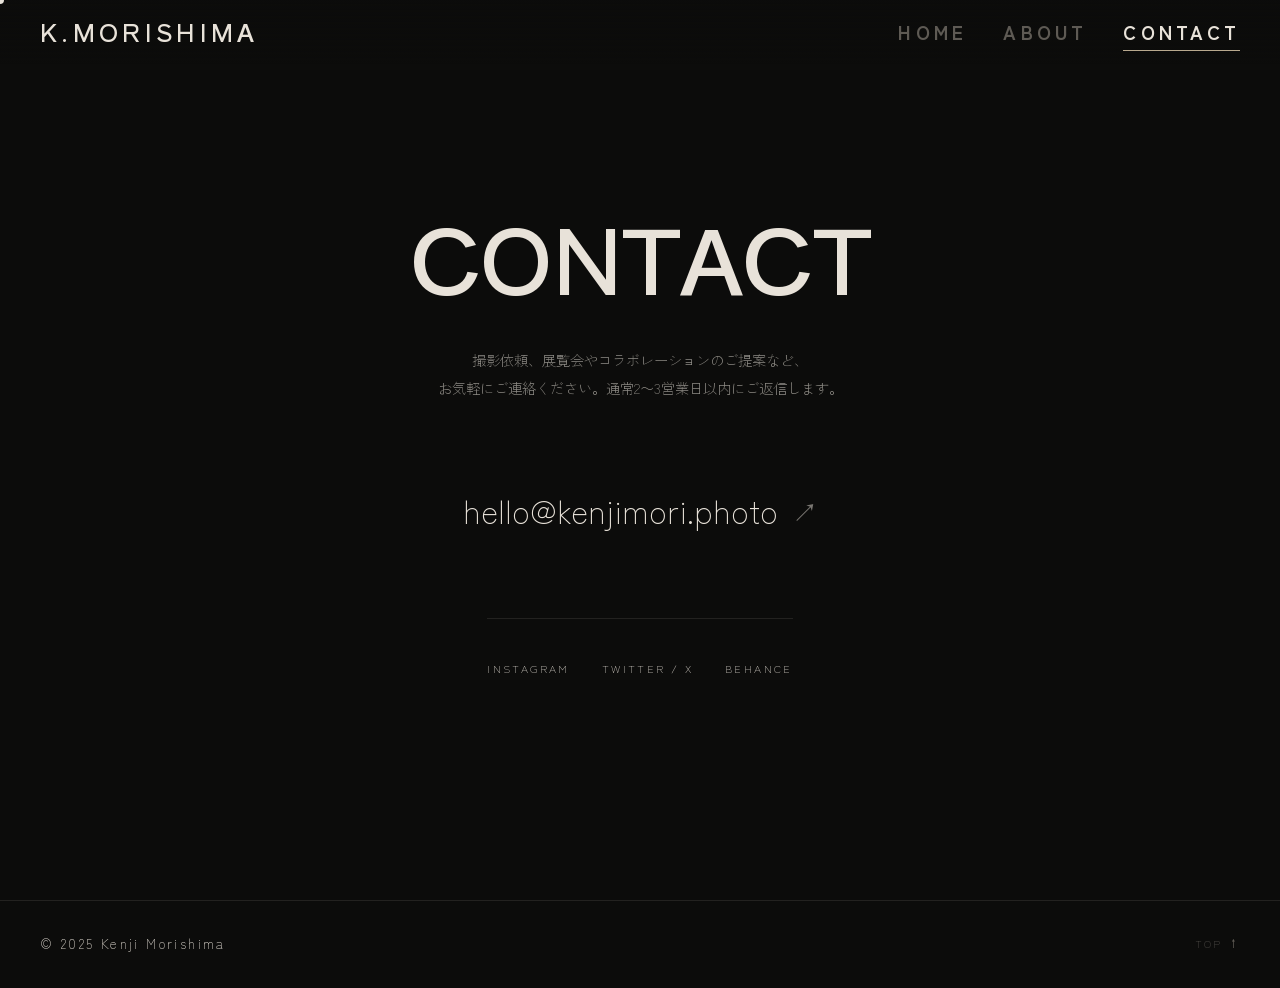
<file: contact.html>
<!doctype html>
<html lang="ja">
  <head>
    <meta charset="UTF-8" />
    <meta name="viewport" content="width=device-width, initial-scale=1.0" />
    <title>Contact — Kenji Morishima Photography</title>
    <meta
      name="description"
      content="Kenji Morishima へのお問い合わせ。撮影依頼・コラボレーション・展示のご相談はこちらから。"
    />
    <link rel="preconnect" href="https://fonts.googleapis.com" />
    <link rel="preconnect" href="https://fonts.gstatic.com" crossorigin />
    <link rel="stylesheet" href="css/style.css" />
  </head>
  <body class="is-loading">
    <div id="page-overlay" class="active"></div>
    <div id="cursor"></div>

    <!-- ============ NAVIGATION ============ -->
    <header class="">
      <nav class="nav" aria-label="サイトナビゲーション">
        <a href="index.html" class="nav__logo">K.MORISHIMA</a>
        <button
          class="nav__hamburger"
          aria-label="メニューを開く"
          aria-expanded="false"
        >
          <span></span><span></span><span></span>
        </button>
        <div class="nav__links" role="list">
          <a href="index.html" class="nav__link" role="listitem">Home</a>
          <a href="about.html" class="nav__link" role="listitem">About</a>
          <a href="contact.html" class="nav__link" role="listitem">Contact</a>
        </div>
      </nav>
    </header>

    <!-- ============ CONTACT PAGE ============ -->
    <main class="contact-page" aria-label="コンタクト">
      <h1 class="contact-title">CONTACT</h1>

      <p class="contact-lead">
        撮影依頼、展覧会やコラボレーションのご提案など、<br />
        お気軽にご連絡ください。通常2〜3営業日以内にご返信します。
      </p>

      <div class="contact-links" role="list">
        <a
          href="mailto:hello@kenjimori.photo"
          class="contact-link"
          role="listitem"
          aria-label="メールでお問い合わせ"
        >
          hello@kenjimori.photo
          <span class="contact-link__arrow">↗</span>
        </a>
      </div>

      <div class="contact-social" role="list" aria-label="SNSリンク">
        <a
          href="https://instagram.com/"
          class="contact-social__link"
          target="_blank"
          rel="noopener noreferrer"
          aria-label="Instagram（新しいタブで開く）"
          >Instagram</a
        >
        <a
          href="https://twitter.com/"
          class="contact-social__link"
          target="_blank"
          rel="noopener noreferrer"
          aria-label="Twitter/X（新しいタブで開く）"
          >Twitter / X</a
        >
        <a
          href="https://www.behance.net/"
          class="contact-social__link"
          target="_blank"
          rel="noopener noreferrer"
          aria-label="Behance（新しいタブで開く）"
          >Behance</a
        >
      </div>
    </main>

    <footer class="site-footer">
      <small class="site-footer__copy">© 2025 Kenji Morishima</small>
      <span
        class="site-footer__top"
        role="button"
        tabindex="0"
        aria-label="ページ上部に戻る"
        >Top ↑</span
      >
    </footer>

    <script src="js/main.js"></script>
  </body>
</html>
</file>
<file: css/style.css>
/* ============================================
   style.css — Photographer Portfolio
   共通スタイルシート
   ============================================ */

/* ---------- Google Fonts Import ---------- */
@import url('https://fonts.googleapis.com/css2?family=Zen+Kaku+Gothic+New:wght@300;400;500&family=Shippori+Antique&display=swap');

/* ---------- CSS Variables ---------- */
:root {
  --bg:         #0c0c0b;
  --surface:    #141412;
  --text:       #e8e2d9;
  --muted:      #5e5a54;
  --accent:     #b8a98e;
  --line:       rgba(232,226,217,0.1);
  --nav-h:      64px;
  --ease-out:   cubic-bezier(0.16, 1, 0.3, 1);
  --ease-in:    cubic-bezier(0.7, 0, 0.84, 0);
}

/* ---------- Reset & Base ---------- */
*, *::before, *::after {
  box-sizing: border-box;
  margin: 0;
  padding: 0;
}

html {
  font-size: 16px;
  scroll-behavior: smooth;
}

body {
  background-color: var(--bg);
  color: var(--text);
  font-family: 'Zen Kaku Gothic New', 'Hiragino Sans', 'Yu Gothic', sans-serif;
  font-weight: 300;
  line-height: 1.7;
  -webkit-font-smoothing: antialiased;
  overflow-x: hidden;
}

a {
  color: inherit;
  text-decoration: none;
}

img {
  display: block;
  max-width: 100%;
  height: auto;
}

/* ---------- Page Transition Overlay ---------- */
#page-overlay {
  position: fixed;
  inset: 0;
  background: var(--bg);
  z-index: 9999;
  pointer-events: none;
  opacity: 0;
  transition: opacity 0.55s var(--ease-out);
}

#page-overlay.active {
  opacity: 1;
  pointer-events: all;
}

body.is-loading #page-overlay {
  opacity: 1;
}

/* ---------- Navigation ---------- */
.nav {
  position: fixed;
  top: 0;
  left: 0;
  width: 100%;
  height: var(--nav-h);
  z-index: 100;
  display: flex;
  align-items: center;
  justify-content: space-between;
  padding: 0 40px;
  mix-blend-mode: normal;
}

/* ナビ背景グラデ（スクロール対応はJSで） */
.nav::before {
  content: '';
  position: absolute;
  inset: 0;
  background: linear-gradient(to bottom, var(--bg) 0%, transparent 100%);
  opacity: 0.9;
  pointer-events: none;
}

.nav__logo {
  font-family: 'Shippori Antique', serif;
  font-size: 1.5rem;
  letter-spacing: 0.18em;
  position: relative;
  z-index: 1;
  transition: opacity 0.3s;
}
.nav__logo:hover { opacity: 0.6; }

.nav__links {
  display: flex;
  gap: 36px;
  position: relative;
  z-index: 1;
}

.nav__link {
  font-size: 1.2rem;
  font-weight: 700;
  letter-spacing: 0.22em;
  text-transform: uppercase;
  color: var(--muted);
  transition: color 0.3s;
  position: relative;
}

.nav__link::after {
  content: '';
  position: absolute;
  bottom: -3px;
  left: 0;
  width: 0;
  height: 1px;
  background: var(--accent);
  transition: width 0.4s var(--ease-out);
}

.nav__link:hover,
.nav__link.is-active {
  color: var(--text);
}

.nav__link:hover::after,
.nav__link.is-active::after {
  width: 100%;
}
/* ---------- Hamburger Nav (≤1023px) ---------- */
@media (max-width: 1023px) {

  .nav__hamburger {
    display: flex;
    flex-direction: column;
    justify-content: center;
    gap: 6px;
    width: 32px;
    height: 32px;
    position: relative;
    z-index: 200;
    background: none;
    border: none;
    padding: 0;
    cursor: pointer;
  }

  .nav__hamburger span {
    display: block;
    width: 100%;
    height: 1px;
    background: var(--text);
    transition: transform 0.4s var(--ease-out), opacity 0.3s;
    transform-origin: center;
  }

  .nav__hamburger.is-open span:nth-child(1) { transform: translateY(7px) rotate(45deg); }
  .nav__hamburger.is-open span:nth-child(2) { opacity: 0; transform: scaleX(0); }
  .nav__hamburger.is-open span:nth-child(3) { transform: translateY(-7px) rotate(-45deg); }

  .nav__links {
    position: fixed;
    inset: 0;
    background: var(--bg);
    flex-direction: column;
    align-items: center;
    justify-content: center;
    gap: 48px;
    opacity: 0;
    pointer-events: none;
    transition: opacity 0.45s var(--ease-out);
    z-index: 150;
  }

  .nav__links.is-open {
    opacity: 1;
    pointer-events: all;
  }

  .nav__link {
    font-size: 2rem;
    letter-spacing: 0.18em;
  }
}

@media (min-width: 1024px) {
  .nav__hamburger { display: none; }
}
/* ---------- Cursor (desktop) ---------- */
@media (hover: hover) {
  * { cursor: none !important; }
  
  #cursor {
    position: fixed;
    width: 8px;
    height: 8px;
    background: var(--text);
    border-radius: 50%;
    pointer-events: none;
    z-index: 9998;
    transform: translate(-50%, -50%);
    transition: width 0.3s var(--ease-out), height 0.3s var(--ease-out), background 0.25s, opacity 0.3s;
  }
  
  #cursor.is-hovering {
    width: 48px;
    height: 48px;
    background: transparent;
    border: 1px solid var(--text);
    opacity: 0.6;
  }
}


/* ============================================
   INDEX — Gallery / Works
   ============================================ */

.works-page {
  padding-top: calc(var(--nav-h) + 40px);
  padding-bottom: 160px;
}

.works-header {
  padding: 40px 40px 80px;
  display: flex;
  align-items: flex-end;
  justify-content: space-between;
}

.works-header__title {
  font-family: 'Shippori Antique', serif;
  font-size: clamp(2rem, 5vw, 3.5rem);
  font-weight: 400;
  letter-spacing: -0.02em;
  line-height: 1;
  color: var(--text);
}

.works-header__count {
  font-size: 0.72rem;
  letter-spacing: 0.2em;
  text-transform: uppercase;
  color: var(--muted);
  padding-bottom: 6px;
}

/* 写真リスト */
.works-list {
  list-style: none;
  display: grid;
  grid-template-columns: repeat(12, 1fr);
  gap: 20px;
  padding: 0 40px;
}

.work-item {
  margin-bottom: 0;
  opacity: 0;
  transform: translateY(60px);
  transition: opacity 0.9s var(--ease-out), transform 0.9s var(--ease-out);
}

.work-item.is-visible {
  opacity: 1;
  transform: translateY(0);
}

/* 12列グリッドで大小交互 — detail-galleryと同パターン */
.works-list .work-item:nth-child(4n+1) { grid-column: 1 / 8; }
.works-list .work-item:nth-child(4n+2) { grid-column: 8 / 13; }
.works-list .work-item:nth-child(4n+3) { grid-column: 1 / 5; }
.works-list .work-item:nth-child(4n+0) { grid-column: 5 / 13; }

.work-item__inner {
  width: 100%;
  position: relative;
}

/* 写真ラッパー */
.work-item__img-wrap {
  position: relative;
  overflow: hidden;
  background: var(--surface);
}

.work-item__img-wrap::after {
  content: '';
  position: absolute;
  inset: 0;
  background: var(--bg);
  transform: scaleY(1);
  transform-origin: top;
  transition: transform 0.9s var(--ease-out) 0.1s;
}

.work-item.is-visible .work-item__img-wrap::after {
  transform: scaleY(0);
}

.work-item__img {
  width: 100%;
  aspect-ratio: 3/2;
  object-fit: cover;
  transition: transform 0.7s var(--ease-out);
}

.work-item__link:hover .work-item__img {
  transform: scale(1.03);
}

/* メタ情報 */
.work-item__meta {
  display: flex;
  justify-content: space-between;
  align-items: baseline;
  margin-top: 20px;
  padding: 0 2px;
}

.work-item__title {
  font-size: clamp(1.1rem, 2.5vw, 2rem);
  font-weight: 400;
  letter-spacing: 0.04em;
  color: var(--text);
  transition: color 0.3s;
}

.work-item__link:hover .work-item__title {
  color: var(--accent);
}

.work-item__year {
  letter-spacing: 0.2em;
}

/* 区切り線 */
.works-divider {
  width: 1px;
  height: 80px;
  background: var(--line);
  margin: 0 auto 120px;
}


/* ============================================
   DETAIL PAGE
   ============================================ */

.detail-page {
  padding-top: var(--nav-h);
  padding-bottom: 160px;
}

.detail-hero {
  width: 100%;
  height: calc(100vh - var(--nav-h));
  overflow: hidden;
  position: relative;
}

.detail-hero__img {
  width: 100%;
  height: 100%;
  object-fit: cover;
  transition: transform 1.2s var(--ease-out);
}

.detail-hero.is-loaded .detail-hero__img {
  transform: scale(1);
}

.detail-hero__caption {
  position: absolute;
  bottom: 40px;
  left: 50%;
  transform: translateX(-50%);
  display: flex;
  gap: 60px;
  font-size: 0.72rem;
  letter-spacing: 0.2em;
  text-transform: uppercase;
  color: rgba(232,226,217,0.5);
}

.detail-body {
  max-width: 860px;
  margin: 0 auto;
  padding: 100px 40px;
}

.detail-series {
  letter-spacing: 0.25em;
  text-transform: uppercase;
  margin-bottom: 24px;
  display: block;
  opacity: 0;
  transform: translateY(20px);
  transition: opacity 0.7s var(--ease-out), transform 0.7s var(--ease-out);
}

.detail-title {
  font-family: 'Shippori Antique', serif;
  font-size: clamp(2rem, 5vw, 3.8rem);
  font-weight: 400;
  line-height: 1.15;
  letter-spacing: -0.01em;
  margin-bottom: 40px;
  opacity: 0;
  transform: translateY(20px);
  transition: opacity 0.7s var(--ease-out) 0.1s, transform 0.7s var(--ease-out) 0.1s;
}

.detail-info {
  display: grid;
  grid-template-columns: repeat(3, 1fr);
  gap: 24px;
  border-top: 1px solid var(--line);
  border-bottom: 1px solid var(--line);
  padding: 28px 0;
  margin-bottom: 60px;
  opacity: 0;
  transform: translateY(20px);
  transition: opacity 0.7s var(--ease-out) 0.2s, transform 0.7s var(--ease-out) 0.2s;
}

.detail-info__item {}
.detail-info__label {
  letter-spacing: 0.2em;
  text-transform: uppercase;
  display: block;
  margin-bottom: 6px;
}
.detail-info__value {
  font-size: 1.5rem;
  color: var(--text);
}

.detail-description {
  font-size: 0.95rem;
  line-height: 2;
  color: rgba(232,226,217,0.75);
  max-width: 60ch;
  opacity: 0;
  transform: translateY(20px);
  transition: opacity 0.7s var(--ease-out) 0.3s, transform 0.7s var(--ease-out) 0.3s;
}

.detail-body.is-visible .detail-series,
.detail-body.is-visible .detail-title,
.detail-body.is-visible .detail-info,
.detail-body.is-visible .detail-description {
  opacity: 1;
  transform: translateY(0);
}

/* 詳細ページ内の画像グリッド */
.detail-gallery {
  padding: 0 40px;
  display: grid;
  grid-template-columns: repeat(12, 1fr);
  gap: 16px;
  max-width: 1200px;
  margin: 0 auto 60px;
}

.detail-gallery__item {
  overflow: hidden;
  opacity: 0;
  transform: translateY(40px);
  transition: opacity 0.8s var(--ease-out), transform 0.8s var(--ease-out);
}
.detail-gallery__item.is-visible {
  opacity: 1;
  transform: translateY(0);
}

.detail-gallery__item:nth-child(1) { grid-column: 1 / 8; }
.detail-gallery__item:nth-child(2) { grid-column: 8 / 13; }
.detail-gallery__item:nth-child(3) { grid-column: 1 / 5; }
.detail-gallery__item:nth-child(4) { grid-column: 5 / 13; }

.detail-gallery__img {
  width: 100%;
  aspect-ratio: 4/3;
  object-fit: cover;
  transition: transform 0.7s var(--ease-out);
}

.detail-gallery__item:hover .detail-gallery__img {
  transform: scale(1.04);
}

/* ナビゲーション（前後） */
.detail-nav {
  display: flex;
  justify-content: space-between;
  align-items: center;
  padding: 80px 40px 0;
  max-width: 1200px;
  margin: 0 auto;
  border-top: 1px solid var(--line);
}

.detail-nav__link {
  display: flex;
  align-items: center;
  gap: 16px;
  font-size: 1.5rem;
  letter-spacing: 0.18em;
  text-transform: uppercase;
  transition: color 0.3s;
  margin-top: 80px;
}
.detail-nav__link:hover { color: var(--accent); }
.detail-nav__link span { font-size: 1.2rem; }

.detail-nav__back {
  letter-spacing: 0.22em;
  text-transform: uppercase;
  transition: color 0.3s;
  position: relative;
}
.detail-nav__back::after {
  content: '';
  position: absolute;
  bottom: -2px;
  left: 0;
  width: 0;
  height: 1px;
  background: var(--accent);
  transition: width 0.4s var(--ease-out);
}
.detail-nav__back:hover { color: var(--text); }
.detail-nav__back:hover::after { width: 100%; }


/* ============================================
   ABOUT PAGE
   ============================================ */

.about-page {
  min-height: 100vh;
  padding-top: var(--nav-h);
  padding-bottom: 160px;
}

.about-split {
  display: grid;
  grid-template-columns: 1fr 1fr;
  min-height: calc(100vh - var(--nav-h));
}

.about-split__img-col {
  position: relative;
  overflow: hidden;
}

.about-split__img {
  width: 100%;
  height: 100%;
  object-fit: cover;
  opacity: 0;
  transform: scale(1.05);
  transition: opacity 1s var(--ease-out), transform 1.2s var(--ease-out);
}

.about-split__img.is-loaded {
  opacity: 1;
  transform: scale(1);
}

.about-split__text-col {
  display: flex;
  flex-direction: column;
  justify-content: center;
  padding: 80px 80px 80px 60px;
}

.about-eyebrow {
  font-size: 0.68rem;
  letter-spacing: 0.28em;
  text-transform: uppercase;
  color: var(--accent);
  margin-bottom: 32px;
  display: block;
  opacity: 0;
  transform: translateY(16px);
  transition: opacity 0.7s var(--ease-out), transform 0.7s var(--ease-out);
}

.about-name {
  font-family: 'Shippori Antique', serif;
  font-size: clamp(2.5rem, 4vw, 4rem);
  font-weight: 400;
  line-height: 1.1;
  margin-bottom: 40px;
  opacity: 0;
  transform: translateY(16px);
  transition: opacity 0.7s var(--ease-out) 0.1s, transform 0.7s var(--ease-out) 0.1s;
}

.about-text {
  line-height: 2.1;
  max-width: 44ch;
  margin-bottom: 52px;
  opacity: 0;
  transform: translateY(16px);
  transition: opacity 0.7s var(--ease-out) 0.2s, transform 0.7s var(--ease-out) 0.2s;
}

.about-text + .about-text {
  margin-top: -32px;
}

.about-specs {
  display: grid;
  grid-template-columns: 1fr 1fr;
  gap: 20px 40px;
  border-top: 1px solid var(--line);
  padding-top: 40px;
  opacity: 0;
  transform: translateY(16px);
  transition: opacity 0.7s var(--ease-out) 0.3s, transform 0.7s var(--ease-out) 0.3s;
}

.about-split__text-col.is-visible .about-eyebrow,
.about-split__text-col.is-visible .about-name,
.about-split__text-col.is-visible .about-text,
.about-split__text-col.is-visible .about-specs {
  opacity: 1;
  transform: translateY(0);
}

.about-spec__label {
  letter-spacing: 0.2em;
  text-transform: uppercase;
  display: block;
  margin-bottom: 4px;
}
.about-spec__value {
  font-size: 1.5rem;
  color: var(--text);
}

/* Selected works on about */
.about-works {
  padding: 120px 40px 0;
  max-width: 1100px;
  margin: 0 auto;
}

.section-label {
  font-size: 0.68rem;
  letter-spacing: 0.28em;
  text-transform: uppercase;
  color: var(--muted);
  display: block;
  margin-bottom: 48px;
  padding-bottom: 16px;
  border-bottom: 1px solid var(--line);
}


/* ============================================
   CONTACT PAGE
   ============================================ */

.contact-page {
  min-height: 100vh;
  display: flex;
  flex-direction: column;
  align-items: center;
  justify-content: center;
  padding: var(--nav-h) 40px 80px;
  text-align: center;
}

.contact-eyebrow {
  font-size: 0.68rem;
  letter-spacing: 0.28em;
  text-transform: uppercase;
  color: var(--accent);
  margin-bottom: 32px;
  display: block;
  opacity: 0;
  transform: translateY(20px);
  transition: opacity 0.8s var(--ease-out), transform 0.8s var(--ease-out);
}

.contact-title {
  font-family: 'Shippori Antique', serif;
  font-size: clamp(2.5rem, 7vw, 6rem);
  font-weight: 400;
  line-height: 1.1;
  letter-spacing: -0.02em;
  margin-bottom: 40px;
  opacity: 0;
  transform: translateY(20px);
  transition: opacity 0.8s var(--ease-out) 0.1s, transform 0.8s var(--ease-out) 0.1s;
}

.contact-lead {
  font-size: 0.9rem;
  line-height: 2;
  color: rgba(232,226,217,0.6);
  margin: 0 auto 64px;
  opacity: 0;
  transform: translateY(20px);
  transition: opacity 0.8s var(--ease-out) 0.2s, transform 0.8s var(--ease-out) 0.2s;
}

.contact-links {
  display: flex;
  flex-direction: column;
  gap: 4px;
  opacity: 0;
  transform: translateY(20px);
  transition: opacity 0.8s var(--ease-out) 0.3s, transform 0.8s var(--ease-out) 0.3s;
}

.contact-link {
  display: inline-flex;
  align-items: center;
  justify-content: center;
  gap: 14px;
  font-size: clamp(1.2rem, 3vw, 2rem);
  color: var(--text);
  padding: 16px 0;
  transition: color 0.3s;
  position: relative;
}

.contact-link::after {
  content: '';
  position: absolute;
  bottom: 14px;
  left: 50%;
  transform: translateX(-50%);
  width: 0;
  height: 1px;
  background: var(--accent);
  transition: width 0.5s var(--ease-out);
}

.contact-link:hover { color: var(--accent); }
.contact-link:hover::after { width: 80%; }

.contact-link__arrow {
  font-size: 0.8em;
  opacity: 0.5;
}

.contact-social {
  display: flex;
  gap: 32px;
  margin-top: 64px;
  padding-top: 40px;
  border-top: 1px solid var(--line);
  opacity: 0;
  transform: translateY(20px);
  transition: opacity 0.8s var(--ease-out) 0.4s, transform 0.8s var(--ease-out) 0.4s;
}

.contact-social__link {
  font-size: 0.68rem;
  letter-spacing: 0.22em;
  text-transform: uppercase;
  transition: color 0.3s;
}
.contact-social__link:hover { color: var(--text); }

.contact-page.is-visible .contact-eyebrow,
.contact-page.is-visible .contact-title,
.contact-page.is-visible .contact-lead,
.contact-page.is-visible .contact-links,
.contact-page.is-visible .contact-social {
  opacity: 1;
  transform: translateY(0);
}

/* ---------- Footer ---------- */
.site-footer {
  padding: 32px 40px;
  display: flex;
  justify-content: space-between;
  align-items: center;
  border-top: 1px solid var(--line);
}

.site-footer__copy {
  letter-spacing: 0.18em;
}

.site-footer__top {
  font-size: 0.65rem;
  letter-spacing: 0.22em;
  text-transform: uppercase;
  color: var(--muted);
  cursor: pointer;
  transition: color 0.3s;
}
.site-footer__top:hover { color: var(--text); }

/* ============================================
   RESPONSIVE
   ============================================ */

@media (max-width: 768px) {
  .nav { padding: 0 20px; }
  .works-list { display: block; padding: 0;}
  .works-header { padding: 20px 20px 48px; flex-direction: column; gap: 8px; }
  .work-item { padding: 0 20px; margin-bottom: 80px; }
  .work-item__inner,
  .work-item:nth-child(even) .work-item__inner,
  .work-item:nth-child(odd) .work-item__inner {
    width: 100%;
    margin: 0;
  }

  .detail-gallery {
    padding: 0 20px;
    display: flex;
    flex-direction: column;
  }
  .detail-gallery__item { grid-column: unset !important; }
  .detail-body { padding: 60px 20px; }

  .about-split { grid-template-columns: 1fr; }
  .about-split__img-col { height: 60vw; }
  .about-split__text-col { padding: 48px 20px; }

  .contact-page { padding: var(--nav-h) 20px 80px; }
  .site-footer { padding: 24px 20px; }
  .detail-info__label { font-size: 0.7rem; }
  .detail-info__value { font-size: 1.1rem; }
  .detail-nav { padding: 0 20px ; }
}
</file>
